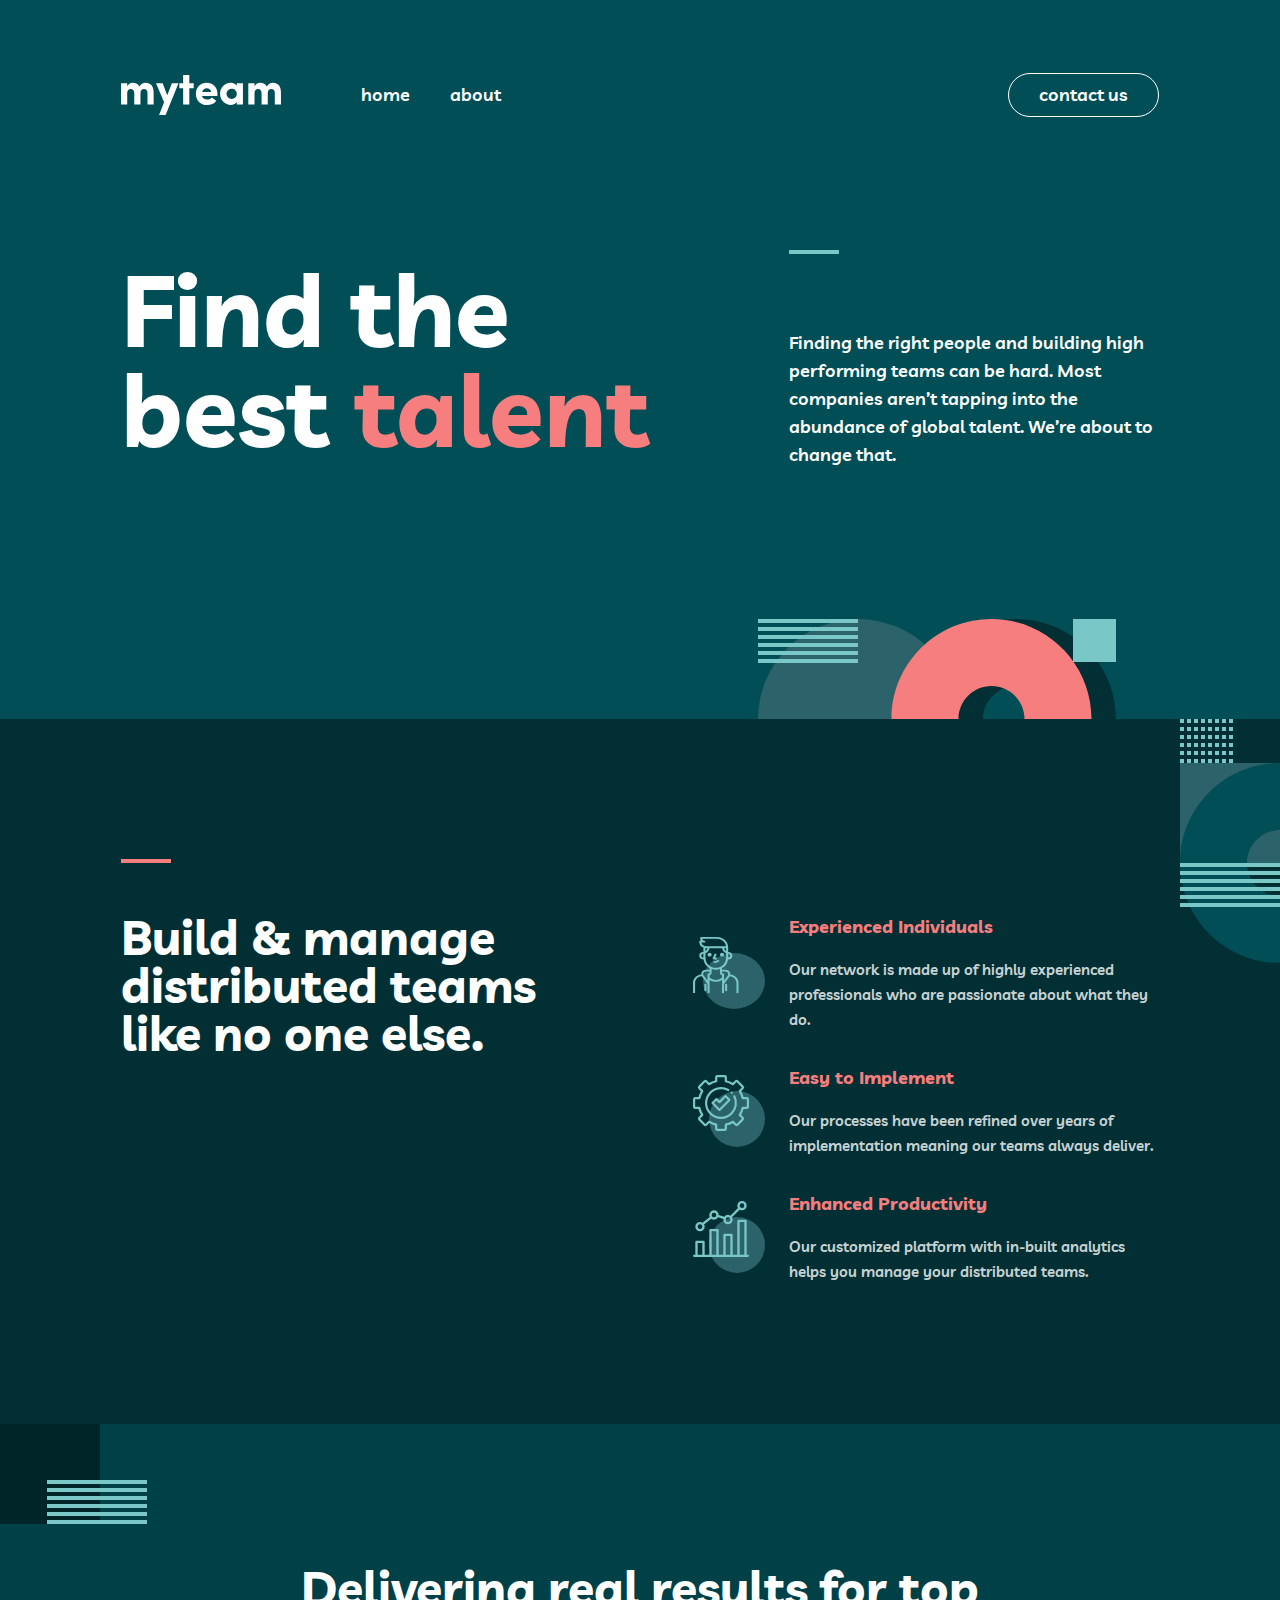
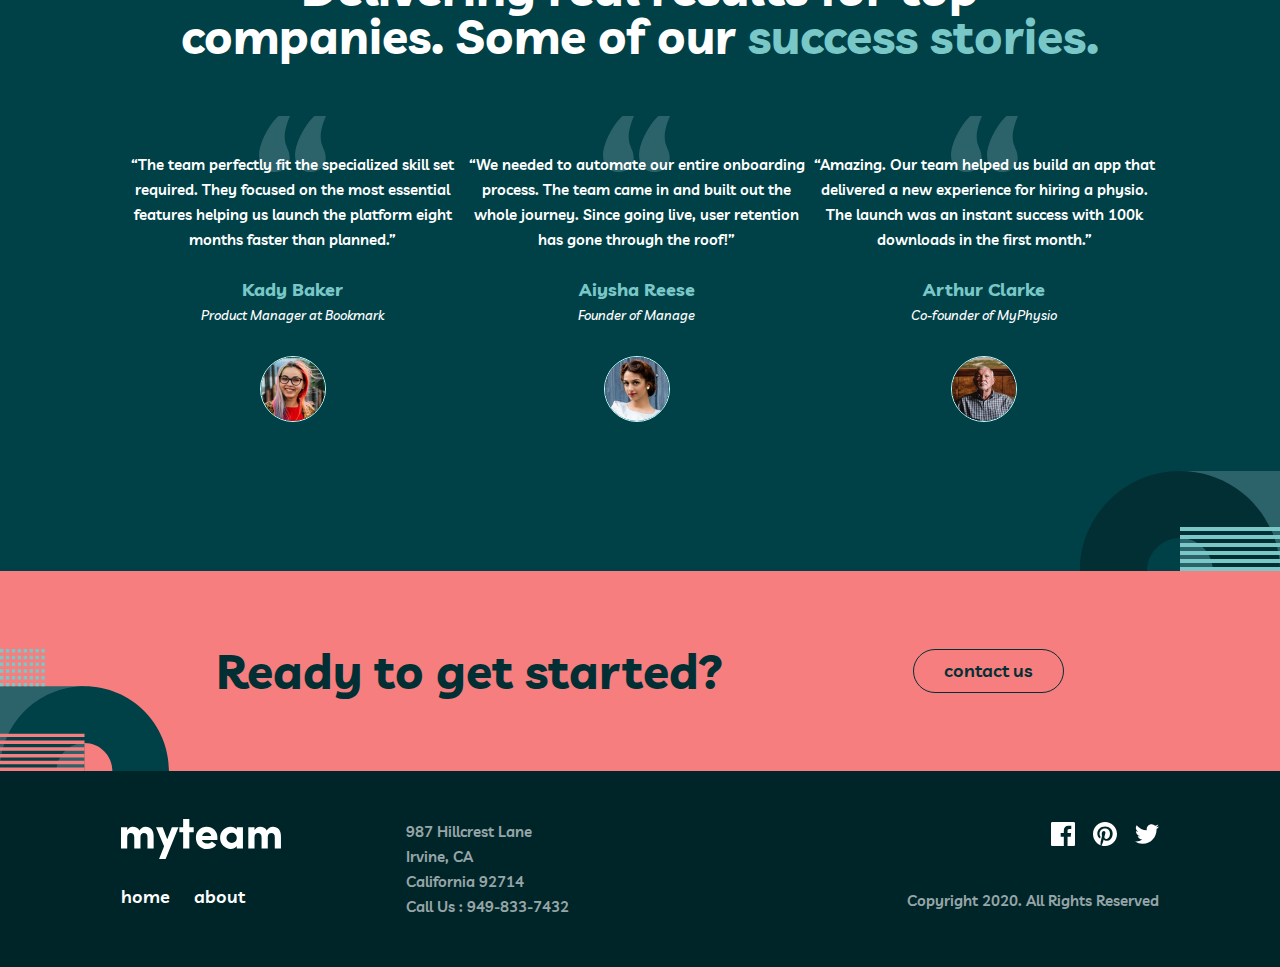
<file: index.html>
<!DOCTYPE html>
<html lang="en">
<head>
  <meta charset="UTF-8">
  <meta name="viewport" content="width=device-width, initial-scale=1.0">
  <title>myteam website challenge - Homepage</title>
  <link rel="stylesheet" href="./app/css/main.css">
</head>
<body>

  <header class="header"> 

    <div class="wrapper">

      <nav class="nav nav--header" data-aos="fade-down" data-aos-duration="1000">

        <a href="/" class="nav__logo"><img src="./images/logo.svg" alt="MyTeam Logo"></a>

        <ul class="nav__menu" id="menu">
          <button class="nav__toggle hide-for-desktop" id="navToggle-close"></button>
          <li class="nav__item"><a href="/index.html" class="nav__link text-body-1">home</a></li>
          <li class="nav__item"><a href="/about.html" class="nav__link text-body-1">about</a></li>
          <a href="/contact.html" class="btn btn--primary-light hide-for-desktop">contact us</a>
          <div class="shape shape--menu"></div>
        </ul>

        <button class="nav__toggle hide-for-desktop" id="navToggle-open"></button>

      </nav>

      <a href="/contact.html" class="btn btn--primary-light hide-for-mobile" data-aos="fade-down" data-aos-duration="1000">contact us</a>



    </div>

  </header>

  <main class="main main--home">

    <section class="section hero">

      <div class="wrapper">

        <div class="hero__text-container">

          <header class="hero__header" data-aos="fade-right" data-aos-duration="1000">
            <h1 class="heading heading--1-large">
              Find the <br>
              best <span class="text-light-coral">talent</span>
            </h1>
          </header>

          <p class="paragraph text-body-1 line-on-top line-on-top--green" data-aos="fade-left" data-aos-duration="1000">
            Finding the right people and building high performing teams can 
            be hard. Most companies aren’t tapping into the abundance of global 
            talent. We’re about to change that.
          </p>
        </div>

        <div class="shape shape--home-1" data-aos="fade" data-aos-duration="1000"></div>

      </div>

      <div class="shape shape--home-2" data-aos="fade" data-aos-duration="1000"></div>
      
    </section>

    <section class="section features">

      <div class="wrapper">

        <header class="features__header line-on-top line-on-top--coral" data-aos="fade-right" data-aos-duration="1000">
          <h2 class="heading heading--2 heading--line-on-top">
            Build & manage distributed teams like no one else.
          </h2>
        </header>

        <ul class="features__list" data-aos="fade-left" data-aos-duration="1000">

          <li class="features__item">

            <div class="feature">

              <img src="./images/icon-person.svg" alt="An icon of a person" class="feature__icon">

              <div class="feature__text-container">

                <h3 class="heading heading--3 text-light-coral">Experienced Individuals</h3>
                <p class="paragraph text-white-light">
                  Our network is made up of highly experienced professionals who are 
                  passionate about what they do.
                </p>

              </div>

            </div>

          </li>

          <li class="features__item">

            <div class="feature">

              <img src="./images/icon-cog.svg" alt="An icon of a gear" class="feature__icon">

              <div class="feature__text-container">

                <h3 class="heading heading--3 text-light-coral">Easy to Implement</h3>
                <p class="paragraph text-white-light">
                  Our processes have been refined over years of implementation meaning 
                  our teams always deliver.
                </p>

              </div>

            </div>

          </li> 

          <li class="features__item">

            <div class="feature">
              <img src="./images/icon-chart.svg" alt="An icon of a chart" class="feature__icon">

              <div class="feature__text-container">

                <h3 class="heading heading--3 text-light-coral">Enhanced Productivity</h3>
                <p class="paragraph text-white-light">
                  Our customized platform with in-built analytics helps you manage your 
                  distributed teams.
                </p>

              </div>

            </div>

          </li> 

        </ul> 
      </div>

      <div class="shape shape--home-3"></div>

    </section>

    <section class="section testimonials">

      <div class="wrapper">

        <header class="testimonials__header" data-aos="fade-up" data-aos-duration="1000">
          <h2 class="heading heading--2">
            Delivering real results for top companies. Some of our
            <span class="text-rapture-blue">success stories.</span>
          </h2>
        </header>

        <ul class="testimonials__list">

          <li class="testimonials__item" data-aos="zoom-in" data-aos-duration="1000">

            <figure class="testimonial">

              <blockquote class="testimonial__quote">
                “The team perfectly fit the specialized skill set required. They focused 
                on the most essential features helping us launch the platform eight months 
                faster than planned.”
              </blockquote>

              <figcaption class="testimonial__author">
                <h3 class="heading heading--3 text-rapture-blue">Kady Baker</h3>
                <small class="testimonial__author-position"><em>Product Manager at Bookmark</em></small>

                <img src="./images/avatar-kady.jpg" alt="A Profile Image of Kady Baker" class="testimonial__img">
              </figcaption>

            </figure>

          </li>

          <li class="testimonials__item" data-aos="zoom-in" data-aos-duration="1000">

            <figure class="testimonial">

              <blockquote class="testimonial__quote">
                “We needed to automate our entire onboarding process. The team came in and 
                built out the whole journey. Since going live, user retention has gone 
                through the roof!”
              </blockquote>

              <figcaption class="testimonial__author">
                <h3 class="heading heading--3 text-rapture-blue">Aiysha Reese</h3>
                <small class="testimonial__author-position"><em>Founder of Manage</em></small>

                <img src="./images/avatar-aiysha.jpg" alt="A Profile Image of Kady Baker" class="testimonial__img">
              </figcaption>

            </figure>

          </li>

          <li class="testimonials__item" data-aos="zoom-in" data-aos-duration="1000">

            <figure class="testimonial">

              <blockquote class="testimonial__quote">
                “Amazing. Our team helped us build an app that delivered a new experience for 
                hiring a physio. The launch was an instant success with 100k downloads in the 
                first month.”
              </blockquote>

              <figcaption class="testimonial__author">
                <h3 class="heading heading--3 text-rapture-blue">Arthur Clarke</h3>
                <small class="testimonial__author-position"><em>Co-founder of MyPhysio</em></small>

                <img src="./images/avatar-arthur.jpg" alt="A Profile Image of Kady Baker" class="testimonial__img">
              </figcaption>

            </figure>

          </li>

        </ul>

      </div>

      <div class="shape shape--home-4" data-aos="fade" data-aos-duration="1000"></div>
      <div class="shape shape--home-5" data-aos="fade" data-aos-duration="1000"></div>

    </section> 

    <section class="section cta">

      <div class="wrapper">

        <header class="cta__header" data-aos="fade-right" data-aos-duration="1000">
          <h2 class="heading heading--2 text-sacramento-green">
            Ready to get started?
          </h2>
        </header>

        <a href="/contact.html" class="btn btn--primary-dark" data-aos="fade-left" data-aos-duration="1000">contact us</a>

      </div> 

      <div class="shape shape--home-6" data-aos="fade" data-aos-duration="1000"></div>

    </section> 

  </main>

  <footer class="footer">

    <div class="wrapper">

      <nav class="nav nav--footer" data-aos="fade" data-aos-duration="1000">

        <a href="/" class="nav__logo"><img src="./images/logo.svg" alt="MyTeam Logo"></a>

        <ul class="nav__menu">
          <li class="nav__item"><a href="/" class="nav__link text-body-1">home</a></li>
          <li class="nav__item"><a href="about.html" class="nav__link text-body-1">about</a></li>
        </ul>
      </nav>

      <address class="contact-info" data-aos="fade" data-aos-duration="1000">
        <p class="paragraph text-white-very-light">
          987  Hillcrest Lane <br>
          Irvine, CA <br>
          California 92714 <br>
          Call Us : <a href="tel:9498337432">949-833-7432</a>
        </p>
      </address> 

      <ul class="social" data-aos="fade" data-aos-duration="1000">
        <li class="social__item"><a href="https://facebook.com"><svg xmlns="http://www.w3.org/2000/svg" width="24" height="24"><path fill="#FFF" d="M22.675 0H1.325C.593 0 0 .593 0 1.325v21.351C0 23.407.593 24 1.325 24H12.82v-9.294H9.692v-3.622h3.128V8.413c0-3.1 1.893-4.788 4.659-4.788 1.325 0 2.463.099 2.795.143v3.24l-1.918.001c-1.504 0-1.795.715-1.795 1.763v2.313h3.587l-.467 3.622h-3.12V24h6.116c.73 0 1.323-.593 1.323-1.325V1.325C24 .593 23.407 0 22.675 0z"/></svg></a></li>
        <li class="social__item"><a href="https://pinterest.com"><svg xmlns="http://www.w3.org/2000/svg" width="24" height="24"><path fill="#FFF" d="M12 0C5.373 0 0 5.372 0 12c0 5.084 3.163 9.426 7.627 11.174-.105-.949-.2-2.405.042-3.441.218-.937 1.407-5.965 1.407-5.965s-.359-.719-.359-1.782c0-1.668.967-2.914 2.171-2.914 1.023 0 1.518.769 1.518 1.69 0 1.029-.655 2.568-.994 3.995-.283 1.194.599 2.169 1.777 2.169 2.133 0 3.772-2.249 3.772-5.495 0-2.873-2.064-4.882-5.012-4.882-3.414 0-5.418 2.561-5.418 5.207 0 1.031.397 2.138.893 2.738a.36.36 0 01.083.345l-.333 1.36c-.053.22-.174.267-.402.161-1.499-.698-2.436-2.889-2.436-4.649 0-3.785 2.75-7.262 7.929-7.262 4.163 0 7.398 2.967 7.398 6.931 0 4.136-2.607 7.464-6.227 7.464-1.216 0-2.359-.631-2.75-1.378l-.748 2.853c-.271 1.043-1.002 2.35-1.492 3.146C9.57 23.812 10.763 24 12 24c6.627 0 12-5.373 12-12 0-6.628-5.373-12-12-12z"/></svg></a></li>
        <li class="social__item"><a href="https://twitter.com"><svg xmlns="http://www.w3.org/2000/svg" width="24" height="20"><path fill="#FFF" d="M24 2.557a9.83 9.83 0 01-2.828.775A4.932 4.932 0 0023.337.608a9.864 9.864 0 01-3.127 1.195A4.916 4.916 0 0016.616.248c-3.179 0-5.515 2.966-4.797 6.045A13.978 13.978 0 011.671 1.149a4.93 4.93 0 001.523 6.574 4.903 4.903 0 01-2.229-.616c-.054 2.281 1.581 4.415 3.949 4.89a4.935 4.935 0 01-2.224.084 4.928 4.928 0 004.6 3.419A9.9 9.9 0 010 17.54a13.94 13.94 0 007.548 2.212c9.142 0 14.307-7.721 13.995-14.646A10.025 10.025 0 0024 2.557z"/></svg></a></li>
      </ul> 

      <p class="copyright text-white-very-light">
        Copyright 2020. All Rights Reserved
      </p>

    </div>
  </footer> 
</body>
</html>
</file>
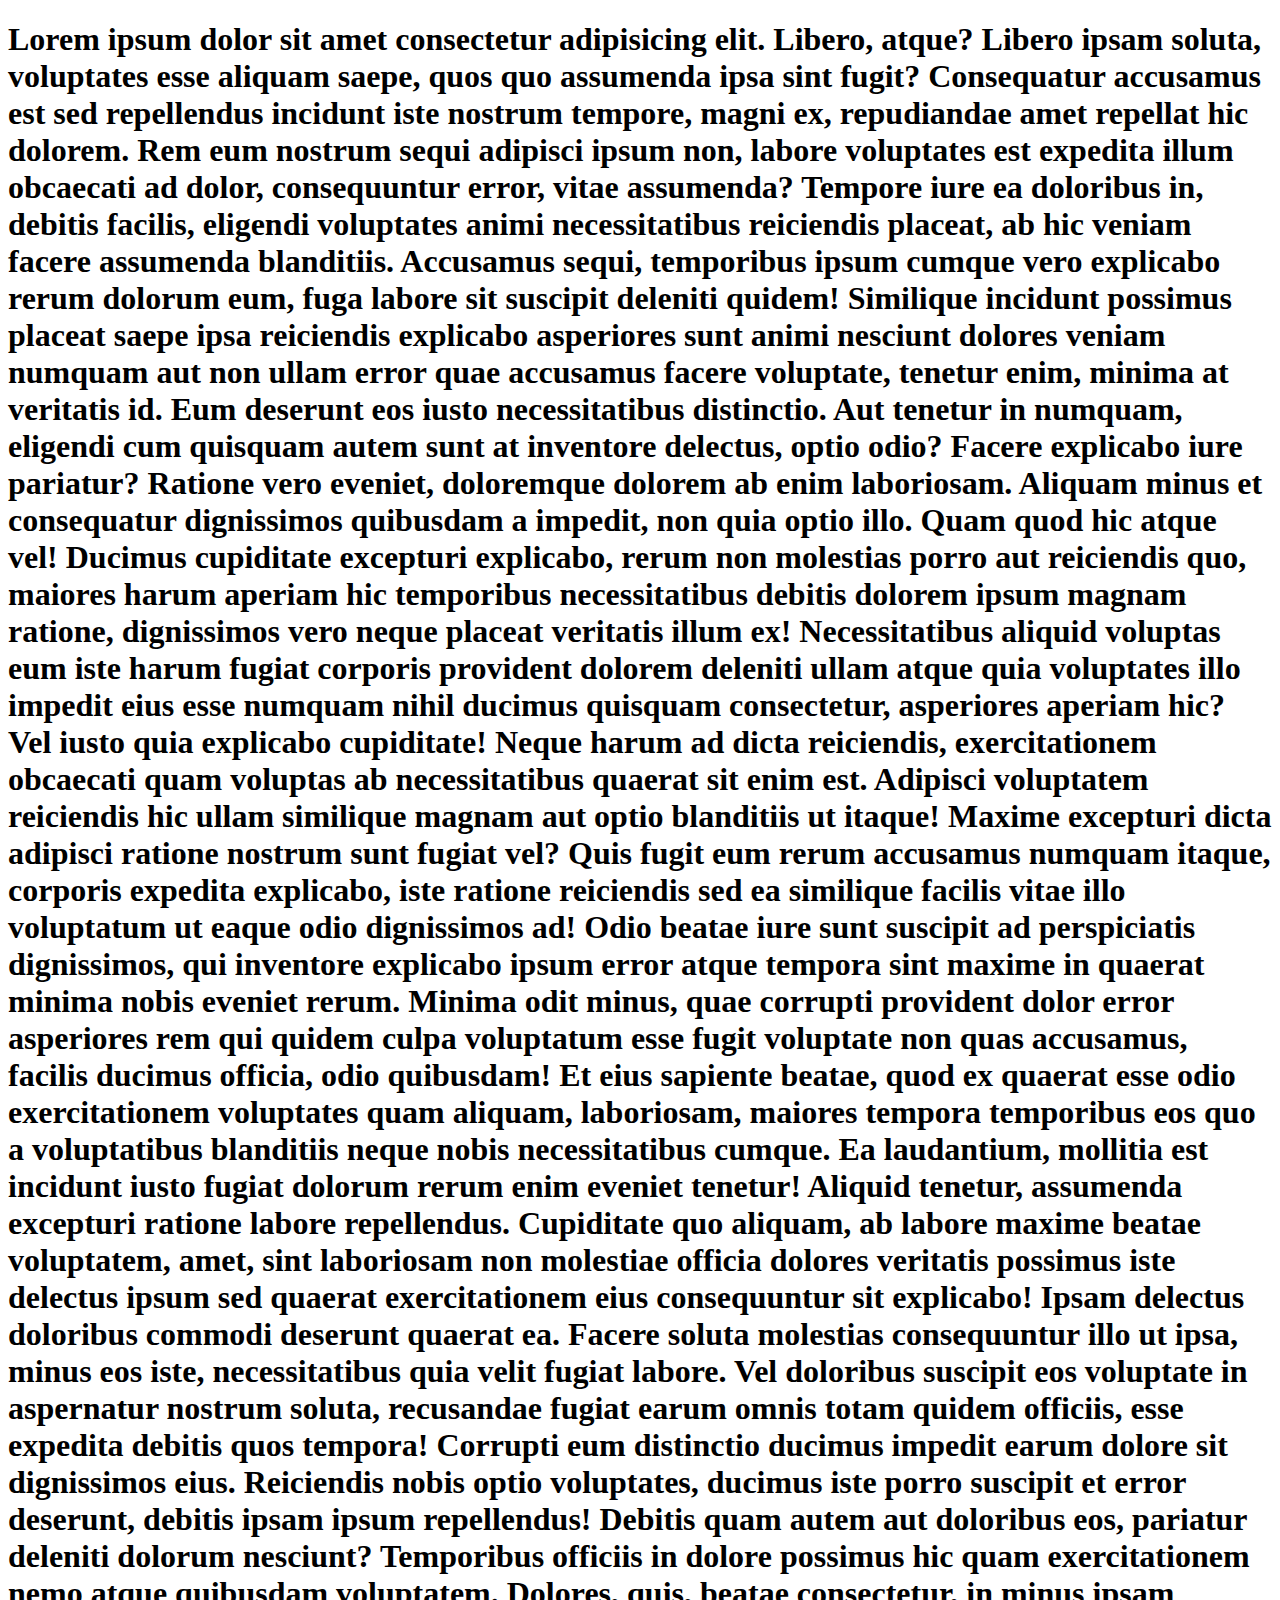
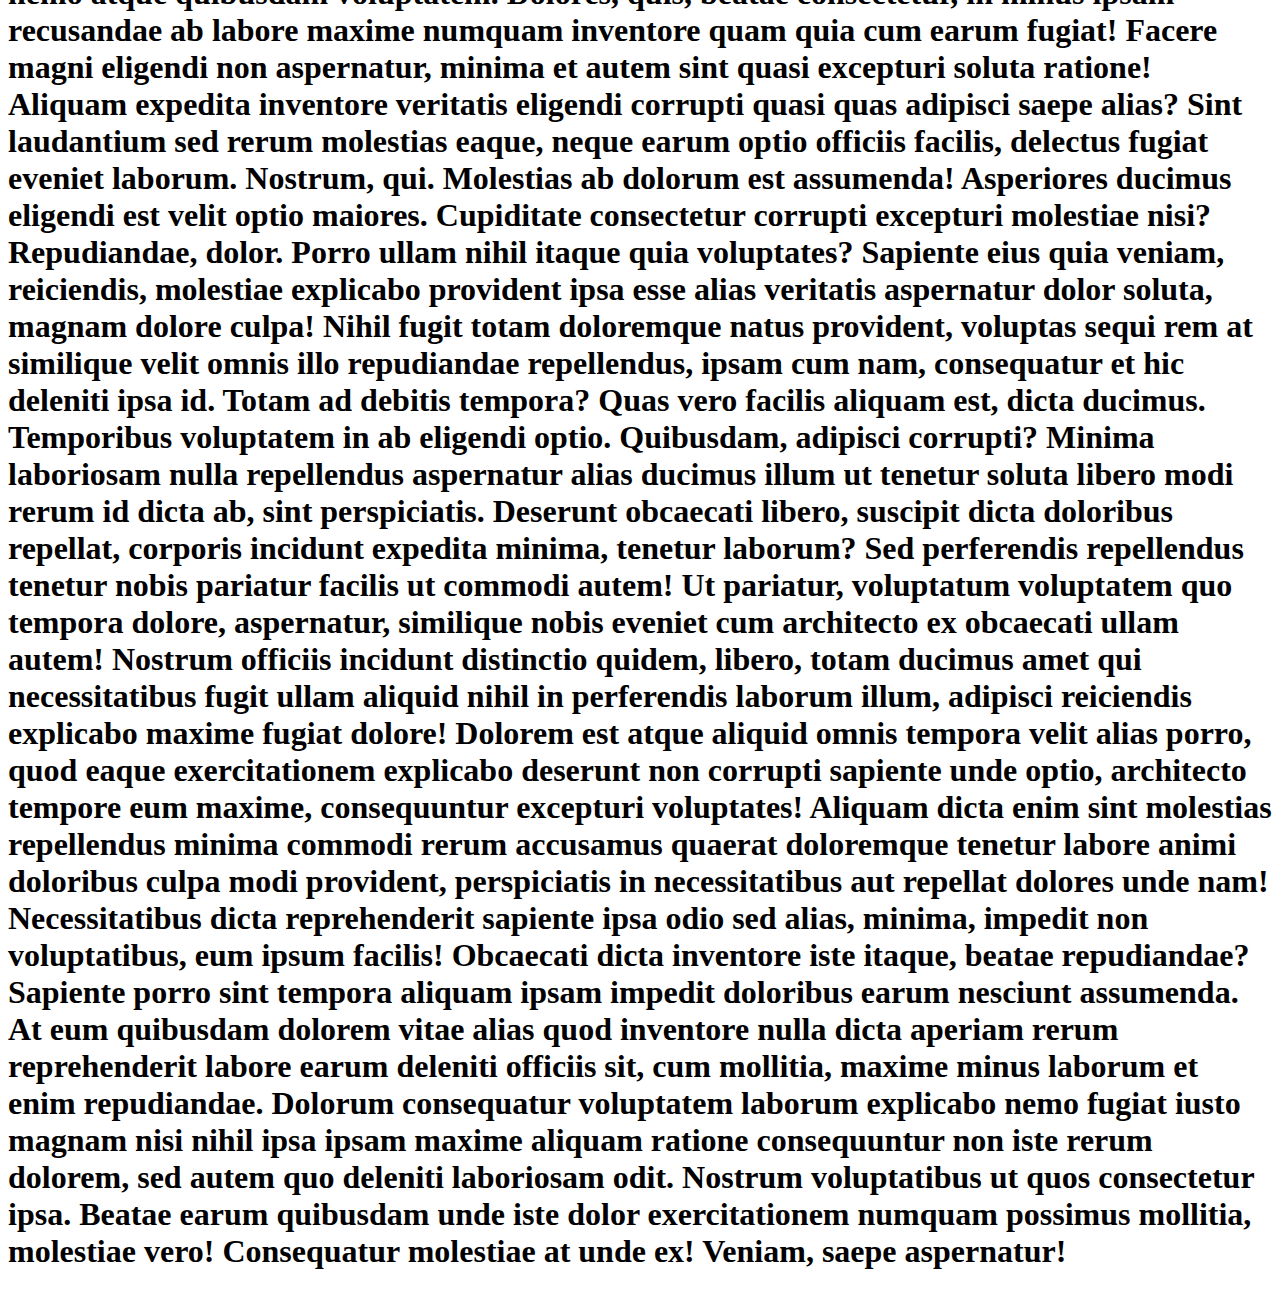
<file: about.html>
<!DOCTYPE html>
<html lang="en">
<head>
  <meta charset="UTF-8">
  <meta http-equiv="X-UA-Compatible" content="IE=edge">
  <meta name="viewport" content="width=device-width, initial-scale=1.0">
  <title>Document</title>
</head>
<body>
  <h1>
    Lorem ipsum dolor sit amet consectetur adipisicing elit. Libero, atque? Libero ipsam soluta, voluptates esse aliquam saepe, quos quo assumenda ipsa sint fugit? Consequatur accusamus est sed repellendus incidunt iste nostrum tempore, magni ex, repudiandae amet repellat hic dolorem. Rem eum nostrum sequi adipisci ipsum non, labore voluptates est expedita illum obcaecati ad dolor, consequuntur error, vitae assumenda? Tempore iure ea doloribus in, debitis facilis, eligendi voluptates animi necessitatibus reiciendis placeat, ab hic veniam facere assumenda blanditiis. Accusamus sequi, temporibus ipsum cumque vero explicabo rerum dolorum eum, fuga labore sit suscipit deleniti quidem! Similique incidunt possimus placeat saepe ipsa reiciendis explicabo asperiores sunt animi nesciunt dolores veniam numquam aut non ullam error quae accusamus facere voluptate, tenetur enim, minima at veritatis id. Eum deserunt eos iusto necessitatibus distinctio. Aut tenetur in numquam, eligendi cum quisquam autem sunt at inventore delectus, optio odio? Facere explicabo iure pariatur? Ratione vero eveniet, doloremque dolorem ab enim laboriosam. Aliquam minus et consequatur dignissimos quibusdam a impedit, non quia optio illo. Quam quod hic atque vel! Ducimus cupiditate excepturi explicabo, rerum non molestias porro aut reiciendis quo, maiores harum aperiam hic temporibus necessitatibus debitis dolorem ipsum magnam ratione, dignissimos vero neque placeat veritatis illum ex! Necessitatibus aliquid voluptas eum iste harum fugiat corporis provident dolorem deleniti ullam atque quia voluptates illo impedit eius esse numquam nihil ducimus quisquam consectetur, asperiores aperiam hic? Vel iusto quia explicabo cupiditate! Neque harum ad dicta reiciendis, exercitationem obcaecati quam voluptas ab necessitatibus quaerat sit enim est. Adipisci voluptatem reiciendis hic ullam similique magnam aut optio blanditiis ut itaque! Maxime excepturi dicta adipisci ratione nostrum sunt fugiat vel? Quis fugit eum rerum accusamus numquam itaque, corporis expedita explicabo, iste ratione reiciendis sed ea similique facilis vitae illo voluptatum ut eaque odio dignissimos ad! Odio beatae iure sunt suscipit ad perspiciatis dignissimos, qui inventore explicabo ipsum error atque tempora sint maxime in quaerat minima nobis eveniet rerum. Minima odit minus, quae corrupti provident dolor error asperiores rem qui quidem culpa voluptatum esse fugit voluptate non quas accusamus, facilis ducimus officia, odio quibusdam! Et eius sapiente beatae, quod ex quaerat esse odio exercitationem voluptates quam aliquam, laboriosam, maiores tempora temporibus eos quo a voluptatibus blanditiis neque nobis necessitatibus cumque. Ea laudantium, mollitia est incidunt iusto fugiat dolorum rerum enim eveniet tenetur! Aliquid tenetur, assumenda excepturi ratione labore repellendus. Cupiditate quo aliquam, ab labore maxime beatae voluptatem, amet, sint laboriosam non molestiae officia dolores veritatis possimus iste delectus ipsum sed quaerat exercitationem eius consequuntur sit explicabo! Ipsam delectus doloribus commodi deserunt quaerat ea. Facere soluta molestias consequuntur illo ut ipsa, minus eos iste, necessitatibus quia velit fugiat labore. Vel doloribus suscipit eos voluptate in aspernatur nostrum soluta, recusandae fugiat earum omnis totam quidem officiis, esse expedita debitis quos tempora! Corrupti eum distinctio ducimus impedit earum dolore sit dignissimos eius. Reiciendis nobis optio voluptates, ducimus iste porro suscipit et error deserunt, debitis ipsam ipsum repellendus! Debitis quam autem aut doloribus eos, pariatur deleniti dolorum nesciunt? Temporibus officiis in dolore possimus hic quam exercitationem nemo atque quibusdam voluptatem. Dolores, quis, beatae consectetur, in minus ipsam recusandae ab labore maxime numquam inventore quam quia cum earum fugiat! Facere magni eligendi non aspernatur, minima et autem sint quasi excepturi soluta ratione! Aliquam expedita inventore veritatis eligendi corrupti quasi quas adipisci saepe alias? Sint laudantium sed rerum molestias eaque, neque earum optio officiis facilis, delectus fugiat eveniet laborum. Nostrum, qui. Molestias ab dolorum est assumenda! Asperiores ducimus eligendi est velit optio maiores. Cupiditate consectetur corrupti excepturi molestiae nisi? Repudiandae, dolor. Porro ullam nihil itaque quia voluptates? Sapiente eius quia veniam, reiciendis, molestiae explicabo provident ipsa esse alias veritatis aspernatur dolor soluta, magnam dolore culpa! Nihil fugit totam doloremque natus provident, voluptas sequi rem at similique velit omnis illo repudiandae repellendus, ipsam cum nam, consequatur et hic deleniti ipsa id. Totam ad debitis tempora? Quas vero facilis aliquam est, dicta ducimus. Temporibus voluptatem in ab eligendi optio. Quibusdam, adipisci corrupti? Minima laboriosam nulla repellendus aspernatur alias ducimus illum ut tenetur soluta libero modi rerum id dicta ab, sint perspiciatis. Deserunt obcaecati libero, suscipit dicta doloribus repellat, corporis incidunt expedita minima, tenetur laborum? Sed perferendis repellendus tenetur nobis pariatur facilis ut commodi autem! Ut pariatur, voluptatum voluptatem quo tempora dolore, aspernatur, similique nobis eveniet cum architecto ex obcaecati ullam autem! Nostrum officiis incidunt distinctio quidem, libero, totam ducimus amet qui necessitatibus fugit ullam aliquid nihil in perferendis laborum illum, adipisci reiciendis explicabo maxime fugiat dolore! Dolorem est atque aliquid omnis tempora velit alias porro, quod eaque exercitationem explicabo deserunt non corrupti sapiente unde optio, architecto tempore eum maxime, consequuntur excepturi voluptates! Aliquam dicta enim sint molestias repellendus minima commodi rerum accusamus quaerat doloremque tenetur labore animi doloribus culpa modi provident, perspiciatis in necessitatibus aut repellat dolores unde nam! Necessitatibus dicta reprehenderit sapiente ipsa odio sed alias, minima, impedit non voluptatibus, eum ipsum facilis! Obcaecati dicta inventore iste itaque, beatae repudiandae? Sapiente porro sint tempora aliquam ipsam impedit doloribus earum nesciunt assumenda. At eum quibusdam dolorem vitae alias quod inventore nulla dicta aperiam rerum reprehenderit labore earum deleniti officiis sit, cum mollitia, maxime minus laborum et enim repudiandae. Dolorum consequatur voluptatem laborum explicabo nemo fugiat iusto magnam nisi nihil ipsa ipsam maxime aliquam ratione consequuntur non iste rerum dolorem, sed autem quo deleniti laboriosam odit. Nostrum voluptatibus ut quos consectetur ipsa. Beatae earum quibusdam unde iste dolor exercitationem numquam possimus mollitia, molestiae vero! Consequatur molestiae at unde ex! Veniam, saepe aspernatur!
  </h1>
</body>
</html>
</file>
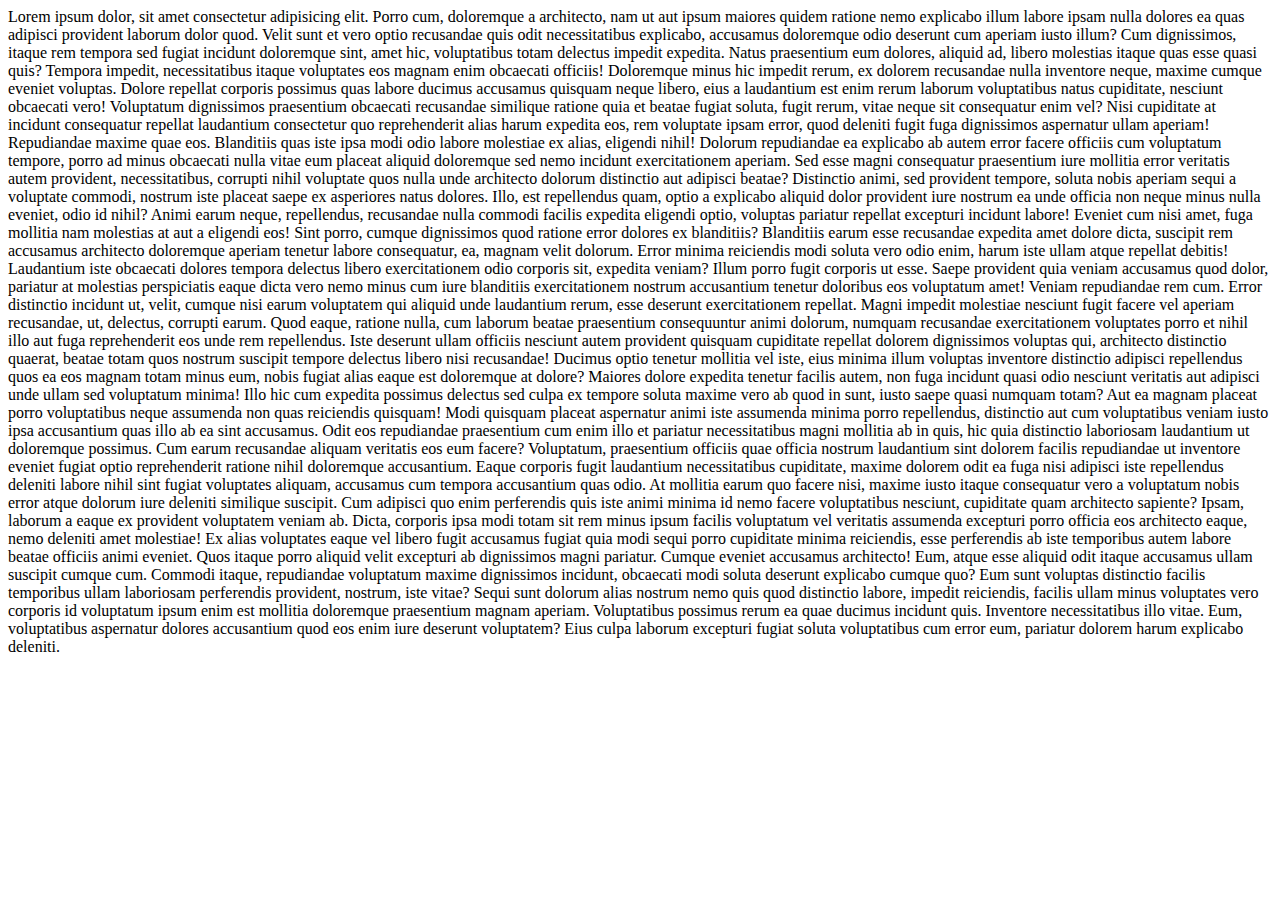
<file: contact.html>
<!DOCTYPE html>
<html lang="en">
<head>
  <meta charset="UTF-8">
  <meta http-equiv="X-UA-Compatible" content="IE=edge">
  <meta name="viewport" content="width=device-width, initial-scale=1.0">
  <title>Document</title>
</head>
<body>
  Lorem ipsum dolor, sit amet consectetur adipisicing elit. Porro cum, doloremque a architecto, nam ut aut ipsum maiores quidem ratione nemo explicabo illum labore ipsam nulla dolores ea quas adipisci provident laborum dolor quod. Velit sunt et vero optio recusandae quis odit necessitatibus explicabo, accusamus doloremque odio deserunt cum aperiam iusto illum? Cum dignissimos, itaque rem tempora sed fugiat incidunt doloremque sint, amet hic, voluptatibus totam delectus impedit expedita. Natus praesentium eum dolores, aliquid ad, libero molestias itaque quas esse quasi quis? Tempora impedit, necessitatibus itaque voluptates eos magnam enim obcaecati officiis! Doloremque minus hic impedit rerum, ex dolorem recusandae nulla inventore neque, maxime cumque eveniet voluptas. Dolore repellat corporis possimus quas labore ducimus accusamus quisquam neque libero, eius a laudantium est enim rerum laborum voluptatibus natus cupiditate, nesciunt obcaecati vero! Voluptatum dignissimos praesentium obcaecati recusandae similique ratione quia et beatae fugiat soluta, fugit rerum, vitae neque sit consequatur enim vel? Nisi cupiditate at incidunt consequatur repellat laudantium consectetur quo reprehenderit alias harum expedita eos, rem voluptate ipsam error, quod deleniti fugit fuga dignissimos aspernatur ullam aperiam! Repudiandae maxime quae eos. Blanditiis quas iste ipsa modi odio labore molestiae ex alias, eligendi nihil! Dolorum repudiandae ea explicabo ab autem error facere officiis cum voluptatum tempore, porro ad minus obcaecati nulla vitae eum placeat aliquid doloremque sed nemo incidunt exercitationem aperiam. Sed esse magni consequatur praesentium iure mollitia error veritatis autem provident, necessitatibus, corrupti nihil voluptate quos nulla unde architecto dolorum distinctio aut adipisci beatae? Distinctio animi, sed provident tempore, soluta nobis aperiam sequi a voluptate commodi, nostrum iste placeat saepe ex asperiores natus dolores. Illo, est repellendus quam, optio a explicabo aliquid dolor provident iure nostrum ea unde officia non neque minus nulla eveniet, odio id nihil? Animi earum neque, repellendus, recusandae nulla commodi facilis expedita eligendi optio, voluptas pariatur repellat excepturi incidunt labore! Eveniet cum nisi amet, fuga mollitia nam molestias at aut a eligendi eos! Sint porro, cumque dignissimos quod ratione error dolores ex blanditiis? Blanditiis earum esse recusandae expedita amet dolore dicta, suscipit rem accusamus architecto doloremque aperiam tenetur labore consequatur, ea, magnam velit dolorum. Error minima reiciendis modi soluta vero odio enim, harum iste ullam atque repellat debitis! Laudantium iste obcaecati dolores tempora delectus libero exercitationem odio corporis sit, expedita veniam? Illum porro fugit corporis ut esse. Saepe provident quia veniam accusamus quod dolor, pariatur at molestias perspiciatis eaque dicta vero nemo minus cum iure blanditiis exercitationem nostrum accusantium tenetur doloribus eos voluptatum amet! Veniam repudiandae rem cum. Error distinctio incidunt ut, velit, cumque nisi earum voluptatem qui aliquid unde laudantium rerum, esse deserunt exercitationem repellat. Magni impedit molestiae nesciunt fugit facere vel aperiam recusandae, ut, delectus, corrupti earum. Quod eaque, ratione nulla, cum laborum beatae praesentium consequuntur animi dolorum, numquam recusandae exercitationem voluptates porro et nihil illo aut fuga reprehenderit eos unde rem repellendus. Iste deserunt ullam officiis nesciunt autem provident quisquam cupiditate repellat dolorem dignissimos voluptas qui, architecto distinctio quaerat, beatae totam quos nostrum suscipit tempore delectus libero nisi recusandae! Ducimus optio tenetur mollitia vel iste, eius minima illum voluptas inventore distinctio adipisci repellendus quos ea eos magnam totam minus eum, nobis fugiat alias eaque est doloremque at dolore? Maiores dolore expedita tenetur facilis autem, non fuga incidunt quasi odio nesciunt veritatis aut adipisci unde ullam sed voluptatum minima! Illo hic cum expedita possimus delectus sed culpa ex tempore soluta maxime vero ab quod in sunt, iusto saepe quasi numquam totam? Aut ea magnam placeat porro voluptatibus neque assumenda non quas reiciendis quisquam! Modi quisquam placeat aspernatur animi iste assumenda minima porro repellendus, distinctio aut cum voluptatibus veniam iusto ipsa accusantium quas illo ab ea sint accusamus. Odit eos repudiandae praesentium cum enim illo et pariatur necessitatibus magni mollitia ab in quis, hic quia distinctio laboriosam laudantium ut doloremque possimus. Cum earum recusandae aliquam veritatis eos eum facere? Voluptatum, praesentium officiis quae officia nostrum laudantium sint dolorem facilis repudiandae ut inventore eveniet fugiat optio reprehenderit ratione nihil doloremque accusantium. Eaque corporis fugit laudantium necessitatibus cupiditate, maxime dolorem odit ea fuga nisi adipisci iste repellendus deleniti labore nihil sint fugiat voluptates aliquam, accusamus cum tempora accusantium quas odio. At mollitia earum quo facere nisi, maxime iusto itaque consequatur vero a voluptatum nobis error atque dolorum iure deleniti similique suscipit. Cum adipisci quo enim perferendis quis iste animi minima id nemo facere voluptatibus nesciunt, cupiditate quam architecto sapiente? Ipsam, laborum a eaque ex provident voluptatem veniam ab. Dicta, corporis ipsa modi totam sit rem minus ipsum facilis voluptatum vel veritatis assumenda excepturi porro officia eos architecto eaque, nemo deleniti amet molestiae! Ex alias voluptates eaque vel libero fugit accusamus fugiat quia modi sequi porro cupiditate minima reiciendis, esse perferendis ab iste temporibus autem labore beatae officiis animi eveniet. Quos itaque porro aliquid velit excepturi ab dignissimos magni pariatur. Cumque eveniet accusamus architecto! Eum, atque esse aliquid odit itaque accusamus ullam suscipit cumque cum. Commodi itaque, repudiandae voluptatum maxime dignissimos incidunt, obcaecati modi soluta deserunt explicabo cumque quo? Eum sunt voluptas distinctio facilis temporibus ullam laboriosam perferendis provident, nostrum, iste vitae? Sequi sunt dolorum alias nostrum nemo quis quod distinctio labore, impedit reiciendis, facilis ullam minus voluptates vero corporis id voluptatum ipsum enim est mollitia doloremque praesentium magnam aperiam. Voluptatibus possimus rerum ea quae ducimus incidunt quis. Inventore necessitatibus illo vitae. Eum, voluptatibus aspernatur dolores accusantium quod eos enim iure deserunt voluptatem? Eius culpa laborum excepturi fugiat soluta voluptatibus cum error eum, pariatur dolorem harum explicabo deleniti.
</body>
</html>
</file>
<file: app/css/main.css>
/*
    ------------------------
    ------- Mixins ---------
    ------------------------
*/
/*
    ------------------------
    ------ Utilities -------
    ------------------------
*/
@import url("https://fonts.googleapis.com/css2?family=Livvic:ital,wght@0,400;0,600;0,700;1,500&display=swap");
@media screen and (min-width: 640px) {
  .hide-for-desktop {
    display: none !important;
  }
}

@media screen and (max-width: 639px) {
  .hide-for-mobile {
    display: none !important;
  }
}

.show-mobile-menu {
  right: 0 !important;
}

.show-hidden-container {
  left: 0 !important;
}

.rotate-45deg::before {
  -webkit-transform: rotate(45deg);
          transform: rotate(45deg);
}

.line-on-top {
  position: relative;
}

.line-on-top::before {
  content: '';
  display: block;
  width: 50px;
  height: 4px;
  position: absolute;
  top: 0;
  left: 0;
}

.line-on-top--green::before {
  background-color: #79C8C7;
}

.line-on-top--coral::before {
  background-color: #F67E7E;
}

/*
    ------------------------
    ------- Resets ---------
    ------------------------
*/
*,
*::before,
*::after {
  margin: 0;
  padding: 0;
  -webkit-box-sizing: inherit;
          box-sizing: inherit;
}

html {
  -webkit-box-sizing: border-box;
          box-sizing: border-box;
  font-size: 18px;
}

ul {
  list-style: none;
}

a {
  text-decoration: none;
  color: inherit;
}

img {
  display: block;
  height: auto;
  max-width: 100%;
}

button,
input,
textarea {
  cursor: pointer;
  border: none;
  outline: none;
  background: none;
  font-family: inherit;
}

input,
textarea {
  display: block;
  width: 100%;
}

address {
  font-style: normal;
}

/*
    ------------------------
    ------- Colors ---------
    ------------------------
*/
:root {
  --color-midnight-green: #014E56;
  --color-light-coral: #F67E7E;
  --color-light-coral-light: rgba(246, 126, 126,.6);
  --color-white: #FFF;
  --color-white-light: rgba(255,255,255,.8);
  --color-white-very-light: rgba(255,255,255,.6);
  --color-white-extreme-light: rgba(255,255,255,.25);
  --color-rapture-blue: #79C8C7;
  --color-rapture-blue-light: #C4FFFE;
  --color-police-blue: #2C6269;
  --color-deep-jungle-green: #004047;
  --color-sacramento-green: #012F34;
  --color-dark-green: #002529;
  --color-text: var(--color-white);
  --color-text-white-light: var(--color-white-light);
  --color-text-white-very-light: var(--color-white-very-light);
  --color-text-white-extreme-light: var(--color-white-extreme-light);
  --color-bg-green-light: var(--color-midnight-green);
  --color-bg-green-dark: var(--color-deep-jungle-green);
  --color-bg-green-very-dark: var(--color-sacramento-green);
  --color-bg-coral: var(--color-light-coral);
  --color-profile-bg-light: var(--color-sacramento-green);
  --color-profile-bg-dark: var(--color-dark-green);
  --color-profile-btn-bg-open: var(--color-light-coral);
  --color-profile-btn-bg-close: var(--color-rapture-blue);
  --color-input-text-normal: var(--color-white-very-light);
  --color-input-text-active: var(--color-white);
  --color-input-text-error: var(--color-light-coral-light);
  --color-input-border-normal: var(--color-white);
  --color-input-border-active: var(--color-rapture-blue);
  --color-input-border-error: var(--color-light-coral);
  --color-btn-primary-light-bg: transparent;
  --color-btn-primary-dark-bg: transparent;
  --color-btn-primary-light-text: var(--color-white);
  --color-btn-primary-dark-text: var(--color-sacramento-green);
  --color-btn-primary-light-border: var(--color-white);
  --color-btn-primary-dark-border: var(--color-sacramento-green);
  --color-btn-primary-light-bg-hover: var(--color-white);
  --color-btn-primary-dark-bg-hover: var(--color-sacramento-green);
  --color-btn-primary-light-text-hover: var(--color-dark-green);
  --color-btn-primary-dark-text-hover: var(--color-white);
  --color-btn-primary-light-border-hover: var(--color-white);
  --color-btn-primary-dark-border-hover: var(--color-sacramento-green);
  --color-btn-primary-light-bg-disabled: transparent;
  --color-btn-primary-dark-bg-disabled: transparent;
  --color-btn-primary-light-text-disabled: var(--color-white-extreme-light);
  --color-btn-primary-dark-text-disabled: var(--color-white-extreme-light);
  --color-btn-primary-light-border-disabled: var(--color-white-extreme-light);
  --color-btn-primary-dark-border-disabled: var(--color-white-extreme-light);
  --color-btn-secondary-light-bg: var(--color-white);
  --color-btn-secondary-light-text: var(--color-dark-green);
  --color-btn-secondary-light-border: var(--color-white);
  --color-btn-secondary-light-bg-hover: var(--color-rapture-blue);
  --color-btn-secondary-light-text-hover: var(--color-dark-green);
  --color-btn-secondary-light-border-hover: var(--color-rapture-blue);
  --color-btn-secondary-light-bg-disabled: var(--color-white-extreme-light);
  --color-btn-secondary-light-text-disabled: var(--color-dark-green);
  --color-btn-secondary-light-border-disabled: var(--color-white-extreme-light);
  --color-icon-hover: var(--color-light-coral);
  --color-link-hover: var(--color-light-coral);
}

.text-white-light {
  color: var(--color-text-white-light);
}

.text-white-very-light {
  color: var(--color-white-very-light);
}

.text-white-extreme-light {
  color: var(--color-white-extreme-light);
}

.text-rapture-blue {
  color: var(--color-rapture-blue);
}

.text-light-coral {
  color: var(--color-light-coral);
}

.text-sacramento-green {
  color: var(--color-sacramento-green);
}

.bg-rapture-blue {
  background-color: var(--color-rapture-blue) !important;
}

/*
    ------------------------
    ----- Typography -------
    ------------------------
*/
:root {
  --ff-primary: 'Livvic', sans-serif;
  --fw-regular: 400;
  --fw-medium: 500;
  --fw-semi-bold: 600;
  --fw-bold: 700;
  --fs-h1-sm: 2.222rem;
  --fs-h1-lg: 2.222rem;
  --fs-h2: 1.777rem;
  --fs-h3: 1rem;
  --fs-body-1: .83333rem;
  --fs-body-2: .83333rem;
  --fs-sm: .7222rem;
  --fs-normal: 1rem;
  --fs-md: 1.5rem;
  --fs-lg: 1.777rem;
  --fs-xl: 2rem;
  --fs-xxl: 2.5rem;
  --fs-xxxl: 3rem;
  --lh-h1-sm: 2.2222rem;
  --lh-h1-lg: 2.2222rem;
  --lh-h2: 1.7777rem;
  --lh-h3: 1.55556rem;
  --lh-body1: 1.5556rem;
  --lh-body2: 1.388889rem;
  --lh-sm: 1rem;
  --lh-lg: 2.6667rem;
}

@media screen and (min-width: 640px) {
  :root {
    --fs-h1-sm: 3.555rem;
    --fs-h1-lg: 3.555rem;
    --fs-h2: 1.777rem;
    --fs-h3: 1rem;
    --fs-body-1: .83333rem;
    --fs-body-2: .83333rem;
    --fs-sm: .7222rem;
    --fs-normal: 1rem;
    --fs-md: 1.5rem;
    --fs-lg: 1.777rem;
    --fs-xl: 2rem;
    --fs-xxl: 3rem;
    --fs-xxxl: 5rem;
  }
}

@media screen and (min-width: 1024px) {
  :root {
    --fs-h1-sm: 3.555rem;
    --fs-h1-lg: 5.555rem;
    --fs-h2: 2.6667rem;
    --fs-h3: 1rem;
    --fs-body-1: 1rem;
    --fs-body-2: .83333rem;
    --fs-sm: .7222rem;
  }
}

@media screen and (min-width: 640px) {
  :root {
    --lh-h1-sm: 3.1111rem;
    --lh-h1-lg: 5.555rem;
    --lh-h2: 1.777rem;
    --lh-h3: 1.5556rem;
    --lh-body1: 1.5556rem;
    --lh-body2: 1.388889rem;
  }
}

@media screen and (min-width: 1024px) {
  :root {
    --lh-h2: 2.6667rem;
  }
}

body {
  font-family: var(--ff-primary);
  font-weight: var(--fw-semi-bold);
  font-size: var(--fs-body-2);
  line-height: var(--lh-body2);
  color: var(--color-text);
}

.heading {
  font-family: var(--ff-primary);
  font-weight: var(--fw-bold);
}

.heading--1-small {
  font-size: var(--fs-h1-sm);
  line-height: var(--lh-h1-sm);
}

.heading--1-large {
  font-size: var(--fs-h1-lg);
  line-height: var(--lh-h1-lg);
}

.heading--2 {
  font-size: var(--fs-h2);
  line-height: var(--lh-h2);
}

.heading--3 {
  font-size: var(--fs-h3);
  line-height: var(--lh-h3);
}

.text-sm,
small {
  font-size: var(--fs-sm);
  line-height: var(--lh-sm);
}

em {
  font-weight: var(--fw-medium);
}

.text-md {
  font-size: var(--fs-md);
}

.text-lg {
  font-size: var(--fs-lg);
  line-height: var(--lh-lg);
}

.text-xl {
  font-size: var(--fs-xl);
}

.text-xxl {
  font-size: var(--fs-xxl);
}

.text-xxxl {
  font-size: var(--fs-xxxl);
}

.text-body-1 {
  font-size: var(--fs-body-1);
  line-height: var(--lh-body1);
}

.text-bold {
  font-weight: var(--fw-bold);
}

.text-italic {
  font-style: italic;
}

/*
    ------------------------
    ------ Variables -------
    ------------------------
*/
:root {
  --z-back: -1;
  --z-normal: 1;
  --z-tooltip: 10;
  --z-fixed: 100;
  --z-modal: 1000;
}

/*
    ------------------------
    ------- Spacing --------
    ------------------------
*/
:root {
  --space-xxxs: .1111rem;
  --space-xxs: .2222rem;
  --space-xs: .4444rem;
  --space-sm: .8889rem;
  --space-base: 1rem;
  --space-md: 1.3333rem;
  --space-lg: 1.7777rem;
  --space-xl: 2.2222rem;
  --space-2xl: 2.6667rem;
  --space-3xl: 3.1111rem;
  --space-4xl: 3.5556rem;
  --space-5xl: 4.4444rem;
  --space-7xl: 6.9444rem;
  --space-8xl: 7.7778rem;
  --space-9xl: 9.1111rem;
  --space-11xl: 10.94rem;
}

/*
    ------------------------
    ------- Buttons --------
    ------------------------
*/
.btn {
  display: inline-block;
  padding: .38889rem 1.6667rem;
  border-width: .1111rem;
  border-style: solid;
  border-radius: var(--space-md);
  font-weight: var(--fw-semi-bold);
  font-size: var(--fs-normal);
  line-height: var(--lh-body1);
}

.btn--primary-light {
  background-color: var(--color-btn-primary-light-bg);
  color: var(--color-btn-primary-light-text);
  border-color: var(--color-btn-primary-light-border);
}

.btn--primary-light:hover {
  background-color: var(--color-btn-primary-light-bg-hover);
  color: var(--color-btn-primary-light-text-hover);
  border-color: var(--color-btn-primary-light-border-hover);
}

.btn--primary-light:disabled {
  background-color: var(--color-btn-primary-light-bg-disabled);
  color: var(--color-btn-primary-light-text-disabled);
  border-color: var(--color-btn-primary-light-border-disabled);
}

.btn--primary-dark {
  background-color: var(--color-btn-primary-dark-bg);
  color: var(--color-btn-primary-dark-text);
  border-color: var(--color-btn-primary-dark-border);
}

.btn--primary-dark:hover {
  background-color: var(--color-btn-primary-dark-bg-hover);
  color: var(--color-btn-primary-dark-text-hover);
  border-color: var(--color-btn-primary-dark-border-hover);
}

.btn--primary-dark:disabled {
  background-color: var(--color-btn-primary-dark-bg-disabled);
  color: var(--color-btn-primary-dark-text-disabled);
  border-color: var(--color-btn-primary-dark-border-disabled);
}

.btn--secondary {
  background-color: var(--color-btn-secondary-light-bg);
  color: var(--color-btn-secondary-light-text);
  border-color: var(--color-btn-secondary-light-border);
}

.btn--secondary:hover {
  background-color: var(--color-btn-secondary-light-bg-hover);
  color: var(--color-btn-secondary-light-text-hover);
  border-color: var(--color-btn-secondary-light-border-hover);
}

.btn--secondary:disabled {
  background-color: var(--color-btn-secondary-light-bg-disabled);
  color: var(--color-btn-secondary-light-text-disabled);
  border-color: var(--color-btn-secondary-light-border-disabled);
}

/*
    ------------------------
    -------- Form ----------
    ------------------------
*/
.form > *:not(:last-child) {
  margin-bottom: 1.333rem;
}

.form input,
.form textarea {
  padding: 0 0.77778rem var(--space-sm);
  border-bottom: 0.05556rem solid var(--color-input-border-normal);
  color: var(--color-input-text-active);
  font-weight: var(--fw-semi-bold);
}

.form input:focus,
.form textarea:focus {
  border-color: var(--color-input-border-active);
  color: var(--color-input-text-active);
}

.form input:invalid,
.form textarea:invalid {
  border-color: var(--color-input-border-error);
  color: var(--color-input-text-error);
}

.form input::-webkit-input-placeholder,
.form textarea::-webkit-input-placeholder {
  color: var(--color-input-text-normal);
  opacity: 1;
  /* Firefox */
}

.form input:-ms-input-placeholder,
.form textarea:-ms-input-placeholder {
  color: var(--color-input-text-normal);
  opacity: 1;
  /* Firefox */
}

.form input::-ms-input-placeholder,
.form textarea::-ms-input-placeholder {
  color: var(--color-input-text-normal);
  opacity: 1;
  /* Firefox */
}

.form input::placeholder,
.form textarea::placeholder {
  color: var(--color-input-text-normal);
  opacity: 1;
  /* Firefox */
}

.form input:-ms-input-placeholder,
.form textarea:-ms-input-placeholder {
  /* Internet Explorer 10-11 */
  color: var(--color-input-text-normal);
}

.form input::-ms-input-placeholder,
.form textarea::-ms-input-placeholder {
  /* Microsoft Edge */
  color: var(--color-input-text-normal);
}

/*
    ------------------------
    ------- Shape ----------
    ------------------------
*/
.shape {
  background-repeat: no-repeat;
  background-size: contain;
}

.shape--home-1 {
  background-image: url(../../../images/bg-pattern-home-1.svg);
  width: 200px;
  height: 200px;
}

.shape--home-2 {
  background-image: url(../../../images/bg-pattern-home-2.svg);
  width: 358px;
  height: 100px;
}

.shape--home-3 {
  background-image: url(../../../images/bg-pattern-home-3.svg);
  background-position-x: 100px;
  width: 200px;
  height: 244px;
}

.shape--home-4 {
  background-image: url(../../../images/bg-pattern-home-4-about-3.svg);
  width: 147px;
  height: 100px;
}

.shape--home-5 {
  background-image: url(../../../images/bg-pattern-home-5.svg);
  width: 200px;
  height: 100px;
}

.shape--home-6 {
  background-image: url(../../../images/bg-pattern-home-6-about-5.svg);
  width: 200px;
  height: 122px;
}

.shape--about-1 {
  background-image: url(../../../images/bg-pattern-about-1-mobile-nav-1.svg);
  background-position: 100px 100px;
  width: 200px;
  height: 200px;
}

.shape--about-2 {
  background-image: url(../../../images/bg-pattern-about-2-contact-1.svg);
  background-position: -100px -100px;
  width: 200px;
  height: 200px;
}

.shape--about-3 {
  background-image: url(../../../images/bg-pattern-home-4-about-3.svg);
  width: 147px;
  height: 100px;
}

.shape--about-4 {
  background-image: url(../../../images/bg-pattern-about-4.svg);
  background-position: -100px -100px;
  width: 200px;
  height: 200px;
}

@media screen and (min-width: 640px) {
  .shape--about-4 {
    background-position-x: 0;
  }
}

@media screen and (min-width: 1024px) {
  .shape--about-4 {
    background-position-y: 0;
  }
}

.shape--about-5 {
  background-image: url(../../../images/bg-pattern-home-6-about-5.svg);
  width: 200px;
  height: 122px;
}

.shape--contact-1 {
  background-image: url(../../../images/bg-pattern-about-2-contact-1.svg);
  background-position-x: -100px;
  width: 200px;
  height: 200px;
}

.shape--contact-2 {
  background-image: url(../../../images/bg-pattern-contact-2.svg);
  background-position: 140px 100px;
  width: 225px;
  height: 200px;
}

@media screen and (min-width: 640px) {
  .shape--contact-2 {
    background-position-y: 0;
  }
}

.shape--menu {
  background-image: url(../../../images/bg-pattern-about-1-mobile-nav-1.svg);
  background-position-x: 100px;
  width: 200px;
  height: 200px;
}

/*
    ------------------------
    ------- Social ---------
    ------------------------
*/
.social {
  display: -webkit-box;
  display: -ms-flexbox;
  display: flex;
  -webkit-box-pack: center;
      -ms-flex-pack: center;
          justify-content: center;
  -webkit-box-align: center;
      -ms-flex-align: center;
          align-items: center;
  -webkit-box-orient: horizontal;
  -webkit-box-direction: normal;
      -ms-flex-direction: row;
          flex-direction: row;
}

.social > *:not(:last-child) {
  margin-right: 1rem;
}

.social__item:hover svg path {
  fill: var(--color-icon-hover);
}

@media screen and (min-width: 1024px) {
  .social {
    -webkit-box-pack: start;
        -ms-flex-pack: start;
            justify-content: flex-start;
  }
}

/*
    ------------------------
    ------- Feature --------
    ------------------------
*/
.feature__icon {
  margin: 0 auto var(--space-sm);
  width: 4rem;
  height: 4rem;
  -ms-flex-negative: 0;
      flex-shrink: 0;
}

.feature__text-container {
  text-align: center;
}

.feature__text-container .heading {
  margin-bottom: var(--space-xs);
}

@media screen and (min-width: 640px) {
  .feature {
    display: -webkit-box;
    display: -ms-flexbox;
    display: flex;
    -webkit-box-pack: start;
        -ms-flex-pack: start;
            justify-content: flex-start;
    -webkit-box-align: center;
        -ms-flex-align: center;
            align-items: center;
    -webkit-box-orient: horizontal;
    -webkit-box-direction: normal;
        -ms-flex-direction: row;
            flex-direction: row;
  }
  .feature__icon {
    margin: initial;
    margin-right: var(--space-md);
  }
  .feature__text-container {
    text-align: initial;
  }
  .feature__text-container .heading {
    margin-bottom: var(--space-sm);
  }
}

/*
    ------------------------
    ------- Profile --------
    ------------------------
*/
.profile {
  position: relative;
  text-align: center;
  background-color: var(--color-profile-bg-light);
  padding: var(--space-lg) var(--space-md) var(--space-3xl);
  overflow-x: hidden;
  overflow-y: visible;
  max-width: 350px;
  margin: 0 auto;
}

.profile__img {
  margin: 0 auto var(--space-sm);
  width: 96px;
  height: 96px;
  border-radius: 50%;
  border: var(--space-xxxs) solid var(--color-rapture-blue-light);
}

.profile__hidden-container {
  background-color: var(--color-profile-bg-dark);
  position: absolute;
  width: 100%;
  height: 100%;
  top: 0;
  left: 100%;
  bottom: 0;
  padding: var(--space-lg) var(--space-md) var(--space-3xl);
  -webkit-transition: all .35s ease-out;
  transition: all .35s ease-out;
}

.profile__hidden-container .heading {
  margin-bottom: var(--space-xs);
}

.profile__hidden-container .social {
  -webkit-box-pack: center;
      -ms-flex-pack: center;
          justify-content: center;
}

.profile__quote {
  margin-bottom: var(--space-md);
}

/*
    ------------------------
    ----- Testimonial ------
    ------------------------
*/
.testimonial {
  text-align: center;
}

.testimonial__quote {
  padding-top: 2rem;
  margin-bottom: var(--space-sm);
  position: relative;
  z-index: var(--z-tooltip);
}

.testimonial__quote::before {
  content: '';
  display: block;
  width: 3.7222rem;
  height: 3.1111rem;
  background-image: url(../../../images/icon-quotes.svg);
  position: absolute;
  top: 0;
  left: 0;
  right: 0;
  margin: 0 auto;
  z-index: var(--z-back);
}

.testimonial__author > *:not(:last-child) {
  margin-bottom: var(--space-sm);
}

.testimonial__author-position {
  display: block;
}

.testimonial__img {
  margin: 0 auto;
  width: 3.6667rem;
  height: 3.6667rem;
  border-radius: 50%;
  border: var(--space-xxxs) solid var(--color-rapture-blue-light);
}

@media screen and (min-width: 640px) {
  .testimonial__quote {
    margin-bottom: var(--space-sm);
  }
  .testimonial__author > *:not(:last-child) {
    margin-bottom: var(--space-xxxs);
  }
  .testimonial__img {
    margin-top: var(--space-sm);
  }
}

@media screen and (min-width: 1024px) {
  .testimonial__quote {
    margin-bottom: var(--space-md);
  }
  .testimonial__img {
    margin-top: var(--space-lg);
  }
}

/*
    ------------------------
    --------- About --------
    ------------------------
*/
.about {
  background-color: var(--color-bg-green-light);
  text-align: center;
  padding: var(--space-lg) 0 108px;
}

.about__header {
  margin-bottom: var(--space-base);
}

.about .line-on-top::before {
  display: none;
}

@media screen and (min-width: 640px) {
  .about {
    padding: var(--space-md) 0 112px;
  }
  .about__header {
    margin-bottom: var(--space-md);
  }
}

@media screen and (min-width: 1024px) {
  .about {
    padding: 51px 0 120px;
    text-align: left;
    display: -webkit-box;
    display: -ms-flexbox;
    display: flex;
    -webkit-box-pack: justify;
        -ms-flex-pack: justify;
            justify-content: space-between;
    -webkit-box-align: center;
        -ms-flex-align: center;
            align-items: center;
    -webkit-box-orient: horizontal;
    -webkit-box-direction: normal;
        -ms-flex-direction: row;
            flex-direction: row;
  }
  .about__header {
    margin-bottom: initial;
    margin-right: 177px;
    -ms-flex-negative: 0;
        flex-shrink: 0;
    -webkit-box-flex: 1;
        -ms-flex-positive: 1;
            flex-grow: 1;
  }
  .about .paragraph {
    padding-top: var(--space-xl);
    max-width: 692px;
  }
  .about .line-on-top::before {
    display: block;
  }
}

/*
    ------------------------
    ------- Clients --------
    ------------------------
*/
.clients {
  background-color: var(--color-bg-green-very-dark);
  padding: 88px 0;
  text-align: center;
}

.clients__header {
  margin-bottom: var(--space-4xl);
}

.clients__list > *:not(:last-child) {
  margin-bottom: var(--space-3xl);
}

.clients__item {
  max-width: var(--space-9xl);
  margin: 0 auto;
}

@media screen and (min-width: 640px) {
  .clients {
    padding: 100px 0;
  }
  .clients__header {
    margin-bottom: var(--space-2xl);
  }
  .clients__list {
    display: -webkit-box;
    display: -ms-flexbox;
    display: flex;
    -webkit-box-pack: justify;
        -ms-flex-pack: justify;
            justify-content: space-between;
    -webkit-box-align: center;
        -ms-flex-align: center;
            align-items: center;
    -webkit-box-orient: horizontal;
    -webkit-box-direction: normal;
        -ms-flex-direction: row;
            flex-direction: row;
  }
  .clients__list > *:not(:last-child) {
    margin-bottom: initial;
    margin-right: var(--space-2xl);
  }
}

@media screen and (min-width: 1024px) {
  .clients {
    padding: var(--space-8xl) 0;
  }
  .clients__header {
    margin-bottom: var(--space-4xl);
  }
  .clients__list > *:not(:last-child) {
    margin-right: 54px;
  }
}

/*
    ------------------------
    ------- Contact --------
    ------------------------
*/
.contact {
  background-color: var(--color-bg-green-light);
  text-align: center;
  padding: var(--space-lg) 0 4.8889rem;
}

.contact__header {
  margin-bottom: var(--space-sm);
}

.contact p.text-xl {
  margin-bottom: var(--space-xl);
}

.contact__text-container {
  margin-bottom: var(--space-3xl);
}

@media screen and (min-width: 640px) {
  .contact {
    padding: var(--space-md) 0 112px;
    text-align: initial;
  }
  .contact__header {
    margin-bottom: var(--space-md);
  }
  .contact__text-container {
    margin-bottom: var(--space-4xl);
  }
}

@media screen and (min-width: 1024px) {
  .contact {
    padding: 51px 0 120px;
    display: -webkit-box;
    display: -ms-flexbox;
    display: flex;
    -webkit-box-pack: justify;
        -ms-flex-pack: justify;
            justify-content: space-between;
    -webkit-box-align: center;
        -ms-flex-align: center;
            align-items: center;
    -webkit-box-orient: horizontal;
    -webkit-box-direction: normal;
        -ms-flex-direction: row;
            flex-direction: row;
  }
  .contact__header {
    margin-bottom: var(--space-xl);
  }
  .contact__text-container {
    margin-bottom: initial;
    margin-right: var(--space-7xl);
  }
  .contact .form--contact {
    -webkit-box-flex: 1;
        -ms-flex-positive: 1;
            flex-grow: 1;
    -ms-flex-negative: 0;
        flex-shrink: 0;
  }
}

/*
    ------------------------
    --------- CTA ----------
    ------------------------
*/
.cta {
  background-color: var(--color-bg-coral);
  text-align: center;
  padding: var(--space-5xl) 0;
}

.cta__header {
  margin-bottom: var(--space-md);
}

@media screen and (min-width: 640px) {
  .cta {
    display: -webkit-box;
    display: -ms-flexbox;
    display: flex;
    -ms-flex-pack: distribute;
        justify-content: space-around;
    -webkit-box-align: center;
        -ms-flex-align: center;
            align-items: center;
    -webkit-box-orient: horizontal;
    -webkit-box-direction: normal;
        -ms-flex-direction: row;
            flex-direction: row;
  }
  .cta__header {
    margin-bottom: initial;
  }
}

@media screen and (min-width: 1024px) {
  .cta {
    padding: 76px 0;
  }
}

/*
    ------------------------
    ------ Directors -------
    ------------------------
*/
.directors {
  background-color: var(--color-bg-green-dark);
  padding: 88px 0 116px;
  text-align: center;
}

.directors__header {
  margin-bottom: var(--space-2xl);
}

.directors__list > *:not(:last-child) {
  margin-bottom: var(--space-3xl);
}

.directors__item {
  position: relative;
}

.directors__toggle {
  width: 56px;
  height: 56px;
  border-radius: 50%;
  background-color: var(--color-profile-btn-bg-open);
  position: absolute;
  left: 0;
  right: 0;
  bottom: calc((56px / 2) * -1);
  margin: 0 auto;
}

.directors__toggle::before {
  content: '';
  width: 16px;
  height: 16px;
  background-image: url(../../../images/icon-cross.svg);
  position: absolute;
  top: 0;
  right: 0;
  bottom: 0;
  left: 0;
  margin: auto;
  -webkit-transition: -webkit-transform .2s ease-in-out;
  transition: -webkit-transform .2s ease-in-out;
  transition: transform .2s ease-in-out;
  transition: transform .2s ease-in-out, -webkit-transform .2s ease-in-out;
}

@media screen and (min-width: 640px) {
  .directors {
    padding: 100px 0 var(--space-7xl);
  }
  .directors__header {
    margin-bottom: var(--space-2xl);
  }
  .directors__list {
    display: -ms-grid;
    display: grid;
    -ms-grid-columns: (281px)[2];
        grid-template-columns: repeat(2, 281px);
    -webkit-column-gap: 11px;
            column-gap: 11px;
    row-gap: 76px;
    -webkit-box-pack: center;
        -ms-flex-pack: center;
            justify-content: center;
  }
  .directors__list > *:not(:last-child) {
    margin-bottom: initial;
  }
}

@media screen and (min-width: 1024px) {
  .directors {
    padding: var(--space-8xl) 0;
  }
  .directors__header {
    margin-bottom: var(--space-4xl);
  }
  .directors__list {
    -ms-grid-columns: (minmax(auto, 350px))[3];
        grid-template-columns: repeat(3, minmax(auto, 350px));
    -webkit-column-gap: 30px;
            column-gap: 30px;
  }
}

/*
    ------------------------
    ------- Features -------
    ------------------------
*/
.features {
  background-color: var(--color-bg-green-very-dark);
  padding: var(--space-4xl) 0;
}

.features__header {
  padding-top: var(--space-lg);
  margin-bottom: var(--space-3xl);
  max-width: 13.3333rem;
}

.features__list > *:not(:last-child) {
  margin-bottom: var(--space-2xl);
}

@media screen and (min-width: 640px) {
  .features {
    padding: 5.55556rem 0;
  }
  .features__header {
    max-width: initial;
  }
  .features__list > *:not(:last-child) {
    margin-bottom: var(--space-lg);
  }
}

@media screen and (min-width: 1024px) {
  .features {
    display: -webkit-box;
    display: -ms-flexbox;
    display: flex;
    -webkit-box-pack: justify;
        -ms-flex-pack: justify;
            justify-content: space-between;
    -webkit-box-align: start;
        -ms-flex-align: start;
            align-items: flex-start;
    -webkit-box-orient: horizontal;
    -webkit-box-direction: normal;
        -ms-flex-direction: row;
            flex-direction: row;
    padding: var(--space-8xl) 0;
  }
  .features__header {
    padding-top: 3rem;
    max-width: 23.05556rem;
    margin-right: 8.7222rem;
  }
  .features__list {
    padding-top: 3rem;
  }
}

/*
    ------------------------
    ------- Header --------
    ------------------------
*/
.header {
  background-color: var(--color-bg-green-light);
  padding: var(--space-2xl) 0;
}

.header .nav {
  position: relative;
  display: -webkit-box;
  display: -ms-flexbox;
  display: flex;
  -webkit-box-pack: justify;
      -ms-flex-pack: justify;
          justify-content: space-between;
  -webkit-box-align: center;
      -ms-flex-align: center;
          align-items: center;
  -webkit-box-orient: horizontal;
  -webkit-box-direction: normal;
      -ms-flex-direction: row;
          flex-direction: row;
}

.header .nav__logo {
  display: block;
  max-width: 8.8889rem;
}

@media screen and (max-width: 639px) {
  .header .nav__menu {
    background-color: var(--color-police-blue);
    position: fixed;
    right: -80%;
    top: 0;
    width: 80%;
    height: 100%;
    z-index: var(--z-fixed);
    padding: var(--space-3xl) var(--space-md) 0 var(--space-2xl);
    -webkit-transition: all .35s ease-in-out;
    transition: all .35s ease-in-out;
  }
  .header .nav__menu .nav__toggle {
    width: 1rem;
    height: .94444rem;
    background-image: url(../../../images/icon-close.svg);
    margin: 0 0 var(--space-xl) auto;
    display: block;
  }
  .header .nav__menu .btn {
    margin-top: var(--space-lg);
  }
  .header .nav__menu .shape {
    position: absolute;
    right: 0;
    bottom: 0;
  }
}

.header .nav__item:not(:last-of-type) {
  margin-bottom: var(--space-md);
}

.header .nav__item:hover {
  color: var(--color-link-hover);
}

.header .nav__toggle {
  background-image: url(../../../images/icon-hamburger.svg);
  width: 1.1111rem;
  height: .94444rem;
}

@media screen and (min-width: 640px) {
  .header {
    display: -webkit-box;
    display: -ms-flexbox;
    display: flex;
    -webkit-box-pack: justify;
        -ms-flex-pack: justify;
            justify-content: space-between;
    -webkit-box-align: center;
        -ms-flex-align: center;
            align-items: center;
    -webkit-box-orient: horizontal;
    -webkit-box-direction: normal;
        -ms-flex-direction: row;
            flex-direction: row;
    padding: var(--space-4xl) 0;
  }
  .header .nav {
    display: -webkit-box;
    display: -ms-flexbox;
    display: flex;
    -webkit-box-pack: start;
        -ms-flex-pack: start;
            justify-content: flex-start;
    -webkit-box-align: center;
        -ms-flex-align: center;
            align-items: center;
    -webkit-box-orient: horizontal;
    -webkit-box-direction: normal;
        -ms-flex-direction: row;
            flex-direction: row;
  }
  .header .nav__logo {
    margin-right: var(--space-2xl);
  }
  .header .nav__menu {
    display: -webkit-box;
    display: -ms-flexbox;
    display: flex;
    -webkit-box-pack: start;
        -ms-flex-pack: start;
            justify-content: flex-start;
    -webkit-box-align: center;
        -ms-flex-align: center;
            align-items: center;
    -webkit-box-orient: horizontal;
    -webkit-box-direction: normal;
        -ms-flex-direction: row;
            flex-direction: row;
  }
  .header .nav__menu .shape {
    display: none;
  }
  .header .nav__item:not(:last-of-type) {
    margin-bottom: initial;
    margin-right: var(--space-xl);
  }
}

@media screen and (min-width: 1024px) {
  .header {
    padding: 4.05556rem 0;
  }
  .header .nav__logo {
    margin-right: var(--space-5xl);
  }
}

/*
    ------------------------
    ------- Footer ---------
    ------------------------
*/
.footer {
  background-color: var(--color-dark-green);
  text-align: center;
  padding: var(--space-4xl) 0;
}

.footer .nav {
  margin-bottom: var(--space-md);
}

.footer .nav__logo {
  display: block;
  margin-bottom: var(--space-md);
}

.footer .nav__logo img {
  margin: 0 auto;
}

.footer .nav__menu {
  display: -webkit-box;
  display: -ms-flexbox;
  display: flex;
  -webkit-box-pack: center;
      -ms-flex-pack: center;
          justify-content: center;
  -webkit-box-align: center;
      -ms-flex-align: center;
          align-items: center;
  -webkit-box-orient: horizontal;
  -webkit-box-direction: normal;
      -ms-flex-direction: row;
          flex-direction: row;
}

.footer .nav__item:not(:last-of-type) {
  margin-right: var(--space-md);
}

.footer .nav__item:hover {
  color: var(--color-link-hover);
}

.footer .contact-info {
  margin-bottom: var(--space-xl);
}

.footer .social {
  margin-bottom: var(--space-sm);
}

@media screen and (min-width: 640px) {
  .footer {
    text-align: initial;
    padding: var(--space-3xl) 0;
    display: -ms-grid;
    display: grid;
        grid-template-areas: "nav address" "social copy";
    -ms-grid-columns: (1fr)[2];
        grid-template-columns: repeat(2, 1fr);
    -ms-grid-rows: (auto)[2];
        grid-template-rows: repeat(2, auto);
  }
  .footer .wrapper {
    row-gap: var(--space-lg);
  }
  .footer .nav {
    margin-bottom: initial;
    -ms-grid-row: 1;
    -ms-grid-column: 1;
    grid-area: nav;
  }
  .footer .nav__logo {
    margin-bottom: var(--space-3xl);
  }
  .footer .nav__logo img {
    margin: initial;
  }
  .footer .nav__menu {
    -webkit-box-pack: start;
        -ms-flex-pack: start;
            justify-content: flex-start;
  }
  .footer .contact-info {
    margin-bottom: initial;
    -ms-grid-row: 1;
    -ms-grid-column: 2;
    grid-area: address;
    text-align: right;
  }
  .footer .social {
    margin-bottom: initial;
    -ms-grid-row: 2;
    -ms-grid-column: 1;
    grid-area: social;
    -webkit-box-pack: start;
        -ms-flex-pack: start;
            justify-content: flex-start;
  }
  .footer .copyright {
    -ms-grid-row: 2;
    -ms-grid-column: 2;
    grid-area: copy;
    text-align: right;
  }
}

@media screen and (min-width: 1024px) {
  .footer {
    padding: var(--space-2xl) 0;
    display: -ms-grid;
    display: grid;
        grid-template-areas: "nav address social" "nav address copy";
    -ms-grid-columns: (auto)[2] 1fr;
        grid-template-columns: repeat(2, auto) 1fr;
    -ms-grid-rows: (auto)[2];
        grid-template-rows: repeat(2, auto);
  }
  .footer .wrapper {
    -webkit-column-gap: var(--space-7xl);
            column-gap: var(--space-7xl);
  }
  .footer .nav {
    margin-bottom: initial;
  }
  .footer .nav__logo {
    margin-bottom: var(--space-md);
  }
  .footer .contact-info {
    text-align: left;
  }
  .footer .social {
    -webkit-box-pack: end;
        -ms-flex-pack: end;
            justify-content: flex-end;
  }
}

/*
    ------------------------
    --------- Hero ---------
    ------------------------
*/
.hero {
  background-color: var(--color-bg-green-light);
  text-align: center;
  padding: var(--space-lg) 0 var(--space-11xl);
}

.hero__header {
  margin-bottom: var(--space-base);
}

.hero .line-on-top::before {
  display: none;
}

@media screen and (min-width: 640px) {
  .hero {
    padding: var(--space-md) 0 256px;
  }
  .hero__header {
    margin-bottom: var(--space-md);
  }
}

@media screen and (min-width: 1024px) {
  .hero {
    padding: 60px 0 250px;
    text-align: left;
  }
  .hero__text-container {
    display: -webkit-box;
    display: -ms-flexbox;
    display: flex;
    -webkit-box-pack: justify;
        -ms-flex-pack: justify;
            justify-content: space-between;
    -webkit-box-align: center;
        -ms-flex-align: center;
            align-items: center;
    -webkit-box-orient: horizontal;
    -webkit-box-direction: normal;
        -ms-flex-direction: row;
            flex-direction: row;
  }
  .hero__header {
    margin-bottom: initial;
    margin-right: var(--space-8xl);
    -ms-flex-negative: 0;
        flex-shrink: 0;
    -webkit-box-flex: 1;
        -ms-flex-positive: 1;
            flex-grow: 1;
  }
  .hero .paragraph {
    padding-top: 79px;
  }
  .hero .line-on-top::before {
    display: block;
  }
}

/*
    ------------------------
    ----- Testimonials -----
    ------------------------
*/
.testimonials {
  background-color: var(--color-bg-green-dark);
  padding: var(--space-8xl) 0;
  text-align: center;
}

.testimonials__header {
  margin-bottom: var(--space-2xl);
}

.testimonials__list > *:not(:last-child) {
  margin-bottom: var(--space-2xl);
}

@media screen and (min-width: 640px) {
  .testimonials {
    padding: calc(var(--space-7xl) * .84) 0;
  }
}

@media screen and (min-width: 1024px) {
  .testimonials {
    padding: var(--space-8xl) 0;
  }
  .testimonials .wrapper {
    padding-bottom: .5rem;
  }
  .testimonials__header {
    margin: 0 auto;
    margin-bottom: var(--space-3xl);
    max-width: 51.7778rem;
  }
  .testimonials__list {
    display: -webkit-box;
    display: -ms-flexbox;
    display: flex;
    -webkit-box-pack: justify;
        -ms-flex-pack: justify;
            justify-content: space-between;
    -webkit-box-align: center;
        -ms-flex-align: center;
            align-items: center;
    -webkit-box-orient: horizontal;
    -webkit-box-direction: normal;
        -ms-flex-direction: row;
            flex-direction: row;
  }
  .testimonials__list > *:not(:last-child) {
    margin-bottom: initial;
  }
  .testimonials__item {
    max-width: 19.444rem;
  }
}

/*
    ------------------------
    ------- Wrapper --------
    ------------------------
*/
.wrapper {
  width: 100%;
  height: inherit;
  max-width: 1110px;
  margin: 0 auto;
  background-color: transparent;
  display: inherit;
  -webkit-box-pack: inherit;
      -ms-flex-pack: inherit;
          justify-content: inherit;
  -webkit-box-align: inherit;
      -ms-flex-align: inherit;
          align-items: inherit;
  -webkit-box-orient: inherit;
  -webkit-box-direction: inherit;
      -ms-flex-direction: inherit;
          flex-direction: inherit;
  grid-column: 1/-1;
  -ms-grid-columns: inherit;
      grid-template-columns: inherit;
  -ms-grid-rows: inherit;
      grid-template-rows: inherit;
      grid-template-areas: inherit;
  gap: inherit;
  -webkit-column-gap: inherit;
          column-gap: inherit;
  row-gap: inherit;
  padding: 0 var(--space-md);
}

@media screen and (min-width: 640px) {
  .wrapper {
    padding: 0 5.38889rem;
  }
}

@media screen and (min-width: 1024px) {
  .wrapper {
    padding: 0 2rem;
  }
}

@media screen and (min-width: 1400px) {
  .wrapper {
    padding: 0;
  }
}

/*
    ------------------------
    -------- About ---------
    ------------------------
*/
.main--about .about,
.main--about .directors,
.main--about .clients,
.main--about .cta {
  position: relative;
}

.main--about .shape {
  position: absolute;
}

.main--about .shape--about-1 {
  right: 0;
  bottom: 0;
}

.main--about .shape--about-2 {
  top: 0;
  left: 0;
}

.main--about .shape--about-3 {
  right: 0;
  bottom: 0;
}

.main--about .shape--about-4 {
  top: 0;
  left: 0;
}

.main--about .shape--about-5 {
  left: 0;
  bottom: 0;
}

/*
    ------------------------
    -------- Contact -------
    ------------------------
*/
.main--contact .contact {
  position: relative;
}

.main--contact .shape {
  position: absolute;
}

.main--contact .shape--contact-1 {
  display: none;
}

.main--contact .shape--contact-2 {
  right: 0;
  bottom: 0;
}

@media screen and (min-width: 1400px) {
  .main--contact .shape--contact-1 {
    display: block;
    top: 0;
    left: 0;
  }
}

/*
    ------------------------
    -------- Home ----------
    ------------------------
*/
.main--home .hero,
.main--home .features,
.main--home .testimonials,
.main--home .cta {
  position: relative;
}

.main--home .shape {
  position: absolute;
}

.main--home .shape--home-1 {
  display: none;
}

.main--home .shape--home-2 {
  right: 0;
  bottom: 0;
}

.main--home .shape--home-3 {
  top: 0;
  right: 0;
}

.main--home .shape--home-4 {
  top: 0;
  left: 0;
}

.main--home .shape--home-5 {
  right: 0;
  bottom: 0;
}

.main--home .shape--home-6 {
  left: 0;
  bottom: 0;
}

@media screen and (min-width: 640px) {
  .main--home .shape--home-2 {
    right: 0;
    left: 0;
    bottom: 0;
    margin: 0 auto;
  }
}

@media screen and (min-width: 1024px) {
  .main--home .shape--home-2 {
    margin: initial;
    left: initial;
    right: var(--space-9xl);
  }
}

@media screen and (min-width: 1400px) {
  .main--home .shape--home-1 {
    display: block;
    top: 60px;
    left: -100px;
  }
  .main--home .shape--home-3 {
    top: initial;
    bottom: 0;
  }
}
/*# sourceMappingURL=main.css.map */
</file>
